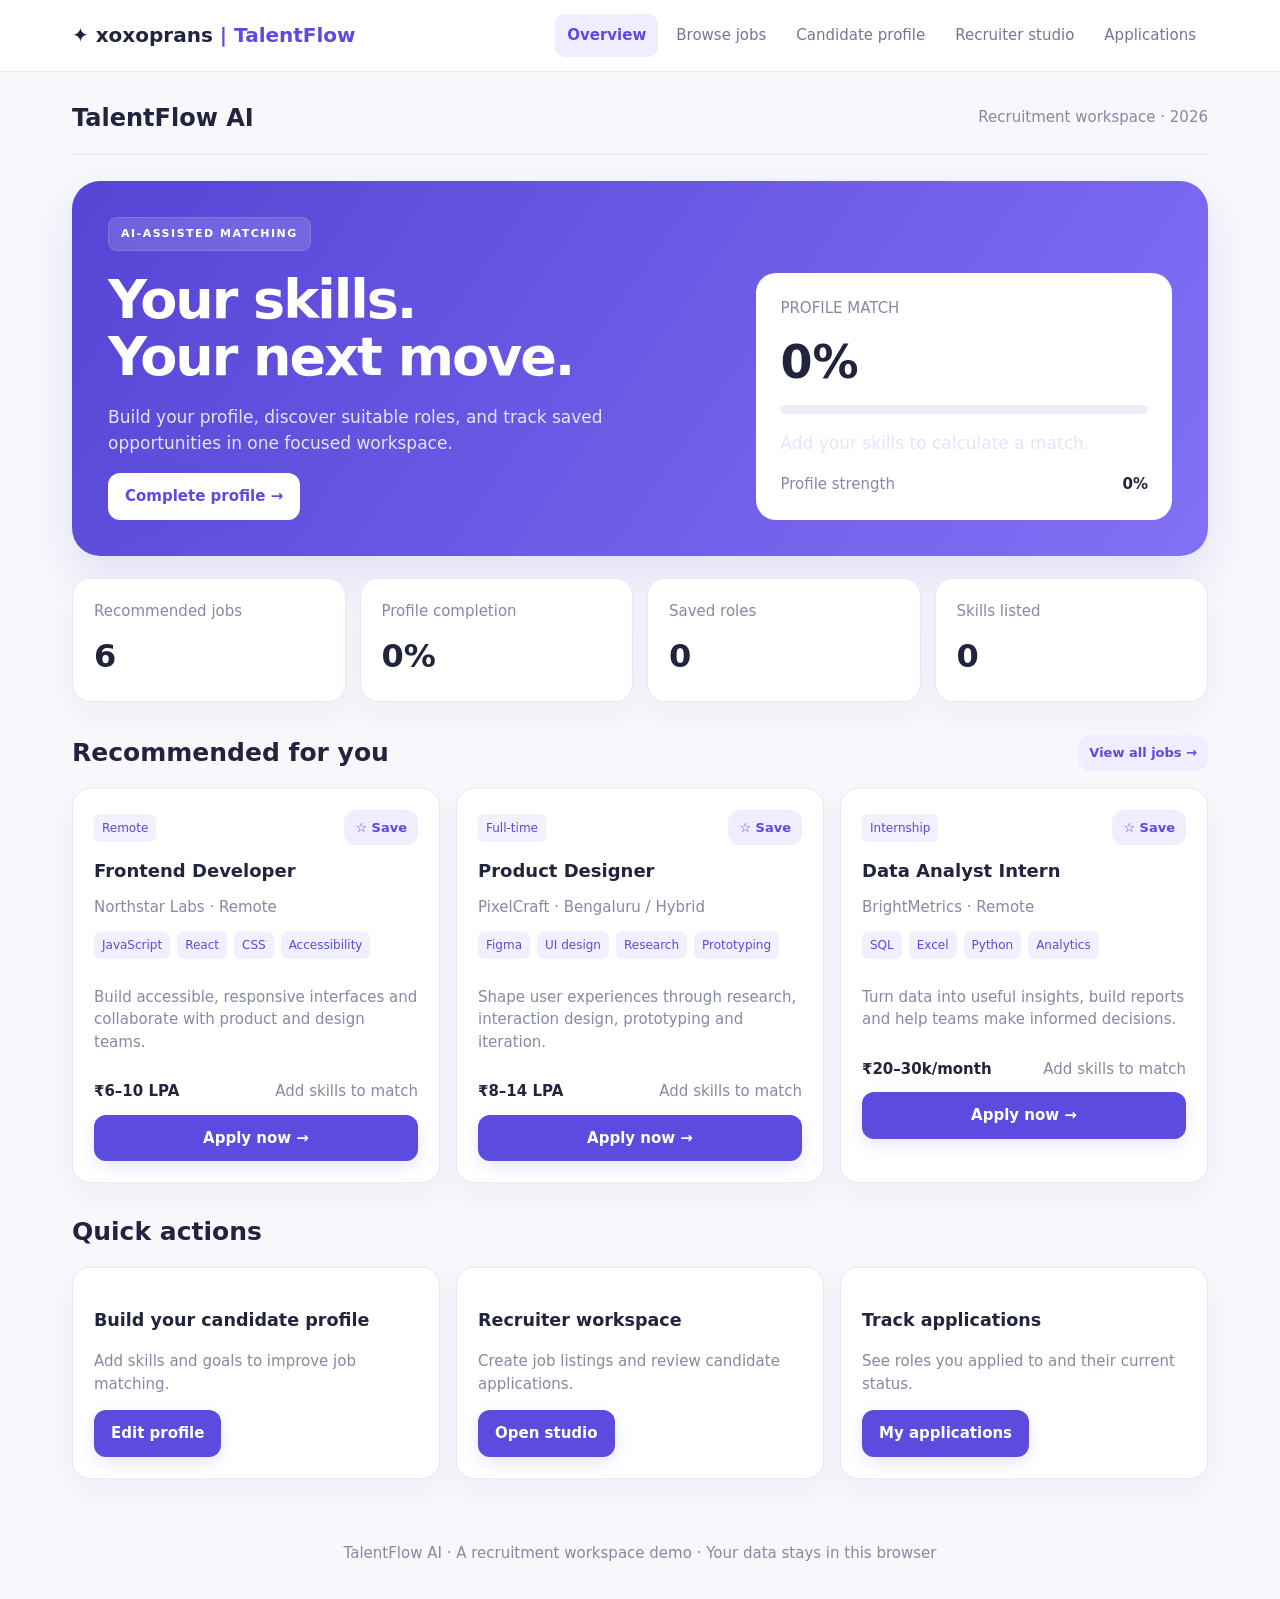
<file: index.html>
<!doctype html>
<html lang="en">
<head>
<meta charset="utf-8"><meta name="viewport" content="width=device-width,initial-scale=1">
<title>TalentFlow AI — Recruitment Workspace</title>
<style>
:root{--ink:#22243d;--muted:#8589a3;--line:#e8e9f2;--bg:#f7f7fc;--purple:#5d4be0;--purple2:#7b68f2;--white:#fff;--green:#168765;--shadow:0 12px 35px #2924540b}
*{box-sizing:border-box}body{margin:0;font:15px/1.5 Inter,ui-sans-serif,system-ui,-apple-system,Segoe UI,Roboto,sans-serif;background:var(--bg);color:var(--ink)}button,input,textarea,select{font:inherit}button{cursor:pointer;border:0}.top{position:sticky;top:0;z-index:5;background:#ffffffed;backdrop-filter:blur(12px);border-bottom:1px solid var(--line)}.nav{max-width:1180px;margin:auto;padding:14px 22px;display:flex;align-items:center;gap:22px;justify-content:space-between}.brand{font-weight:850;font-size:20px;white-space:nowrap}.brand span{color:var(--purple)}.links{display:flex;gap:6px;flex-wrap:wrap}.nav button,.tab{background:transparent;color:#737792;padding:10px 12px;border-radius:10px}.nav button.active,.nav button:hover,.tab.active{background:#efedff;color:var(--purple);font-weight:700}.wrap{max-width:1180px;margin:28px auto;padding:0 22px}.mast{display:flex;align-items:center;justify-content:space-between;border-bottom:1px solid var(--line);padding-bottom:18px;margin-bottom:26px}.mast h2{margin:0;font-size:24px}.muted{color:var(--muted)}.eyebrow{text-transform:uppercase;letter-spacing:2px;font-weight:800;font-size:12px;color:#aaaac1}.hero{background:linear-gradient(125deg,#5645d5,#8270f6);color:white;border-radius:28px;padding:36px;display:grid;grid-template-columns:1.2fr .8fr;gap:25px;box-shadow:0 20px 45px #6354d322}.hero h1{font-size:clamp(34px,5vw,54px);letter-spacing:-2px;line-height:1.06;margin:20px 0}.hero p{font-size:17px;color:#e5e2ff;max-width:570px}.pill{display:inline-block;background:#ffffff25;border:1px solid #ffffff20;border-radius:9px;padding:8px 12px;font-size:11px;letter-spacing:1.5px;font-weight:800}.btn{background:var(--purple);color:white;padding:12px 17px;border-radius:12px;font-weight:750;box-shadow:0 6px 15px #5d4be022}.btn.light{background:white;color:var(--purple)}.btn.ghost{background:#efedff;color:var(--purple);box-shadow:none}.btn.danger{background:#fff0f0;color:#b92c45;box-shadow:none}.btn.small{padding:8px 11px;font-size:13px}.match{background:white;color:var(--ink);border-radius:20px;padding:24px;align-self:end}.match strong{display:block;font-size:46px;margin:8px 0}.bar{height:9px;background:#eeedf7;border-radius:10px;overflow:hidden}.bar span{display:block;height:100%;background:linear-gradient(90deg,var(--purple),#9e8cff);width:0%;transition:width .3s}.stats{display:grid;grid-template-columns:repeat(4,1fr);gap:14px;margin:22px 0 32px}.stat,.card{background:white;border:1px solid var(--line);border-radius:18px;padding:21px;box-shadow:var(--shadow)}.stat .num{font-size:32px;font-weight:850;margin-top:10px}.sectionhead{display:flex;align-items:center;justify-content:space-between;gap:12px;margin:30px 0 16px}.sectionhead h2{margin:0;font-size:25px}.grid{display:grid;grid-template-columns:repeat(3,minmax(0,1fr));gap:16px}.job{display:flex;flex-direction:column;gap:12px}.job h3{margin:0;font-size:18px}.tags{display:flex;flex-wrap:wrap;gap:7px}.tag{font-size:12px;background:#f1f0ff;color:#5c4bd6;border-radius:7px;padding:5px 8px}.row{display:flex;gap:10px;align-items:center;flex-wrap:wrap}.between{justify-content:space-between}.searchbar{display:flex;gap:10px;margin:16px 0}.field{width:100%;border:1px solid #dedfec;background:white;border-radius:11px;padding:12px 13px;color:var(--ink);outline:none}.field:focus{border-color:var(--purple);box-shadow:0 0 0 3px #5d4be018}textarea.field{min-height:95px;resize:vertical}.formgrid{display:grid;grid-template-columns:repeat(2,minmax(0,1fr));gap:14px}.formitem label{display:block;font-size:13px;font-weight:750;margin-bottom:6px}.full{grid-column:1/-1}.hide{display:none!important}.notice{padding:12px 15px;background:#effaf6;color:#137554;border-radius:11px;margin:12px 0}.empty{padding:28px;text-align:center;color:var(--muted);background:white;border:1px dashed #d8d8e8;border-radius:15px}.candidate{display:flex;align-items:center;gap:14px}.avatar{width:46px;height:46px;border-radius:14px;background:#ece9ff;color:var(--purple);display:grid;place-items:center;font-weight:850;font-size:19px}.footer{padding:35px 20px;text-align:center;color:var(--muted)}.mobilemenu{display:none}
@media(max-width:850px){.hero{grid-template-columns:1fr;padding:25px}.stats{grid-template-columns:repeat(2,1fr)}.grid{grid-template-columns:repeat(2,minmax(0,1fr))}.nav{align-items:flex-start;flex-direction:column;gap:8px}.links{width:100%;overflow:auto;flex-wrap:nowrap}.links button{white-space:nowrap}.wrap{padding:0 15px;margin:20px auto}.mast h2{font-size:20px}}
@media(max-width:560px){.grid{grid-template-columns:1fr}.stats{gap:10px}.stat{padding:16px}.stat .num{font-size:27px}.hero h1{font-size:38px}.formgrid{grid-template-columns:1fr}.full{grid-column:auto}.mast{align-items:flex-start;gap:8px;flex-direction:column}.searchbar{flex-direction:column}.nav{padding:12px 15px}}
</style>
</head>
<body>
<header class="top"><nav class="nav"><div class="brand">✦ xoxoprans <span>| TalentFlow</span></div><div class="links" id="navlinks">
<button class="active" data-page="overview">Overview</button><button data-page="jobs">Browse jobs</button><button data-page="profile">Candidate profile</button><button data-page="recruiter">Recruiter studio</button><button data-page="applications">Applications <span id="appcount"></span></button>
</div></nav></header>
<main class="wrap">
<div class="mast"><h2>TalentFlow AI</h2><div class="muted">Recruitment workspace · 2026</div></div>
<section id="overview" class="page">
<div class="hero"><div><span class="pill">AI-ASSISTED MATCHING</span><h1>Your skills.<br> Your next move.</h1><p>Build your profile, discover suitable roles, and track saved opportunities in one focused workspace.</p><button class="btn light" data-go="profile">Complete profile →</button></div><div class="match"><span class="muted">PROFILE MATCH</span><strong id="matchnum">0%</strong><div class="bar"><span id="matchbar"></span></div><p class="muted" id="matchtext">Add your skills to calculate a match.</p><div class="row between"><span class="muted">Profile strength</span><b id="strength">0%</b></div></div></div>
<div class="stats"><div class="stat"><div class="muted">Recommended jobs</div><div class="num" id="jobstat">0</div></div><div class="stat"><div class="muted">Profile completion</div><div class="num" id="completion">0%</div></div><div class="stat"><div class="muted">Saved roles</div><div class="num" id="savedstat">0</div></div><div class="stat"><div class="muted">Skills listed</div><div class="num" id="skillstat">0</div></div></div>
<div class="sectionhead"><h2>Recommended for you</h2><button class="btn ghost small" data-go="jobs">View all jobs →</button></div><div class="grid" id="recommended"></div>
<div class="sectionhead"><h2>Quick actions</h2></div><div class="grid"><div class="card"><h3>Build your candidate profile</h3><p class="muted">Add skills and goals to improve job matching.</p><button class="btn" data-go="profile">Edit profile</button></div><div class="card"><h3>Recruiter workspace</h3><p class="muted">Create job listings and review candidate applications.</p><button class="btn" data-go="recruiter">Open studio</button></div><div class="card"><h3>Track applications</h3><p class="muted">See roles you applied to and their current status.</p><button class="btn" data-go="applications">My applications</button></div></div>
</section>
<section id="jobs" class="page hide"><div class="sectionhead"><div><div class="eyebrow">Explore opportunities</div><h2>Browse jobs</h2></div><span class="muted" id="jobcount"></span></div><div class="searchbar"><input class="field" id="jobsearch" placeholder="Search title, company or skill…"><select class="field" id="jobtype"><option value="">All work types</option><option>Full-time</option><option>Contract</option><option>Internship</option><option>Remote</option></select><select class="field" id="joblevel"><option value="">All levels</option><option>Entry</option><option>Mid-level</option><option>Senior</option></select></div><div class="grid" id="joblist"></div></section>
<section id="profile" class="page hide"><div class="sectionhead"><div><div class="eyebrow">Your next move starts here</div><h2>Candidate profile</h2></div><span class="tag" id="profilebadge">Draft profile</span></div><div id="profilesaved" class="notice hide">Profile saved on this device.</div><div class="card"><form id="profileform" class="formgrid"><div class="formitem"><label for="pname">Full name</label><input class="field" id="pname" placeholder="Your name"></div><div class="formitem"><label for="pemail">Email</label><input class="field" id="pemail" type="email" placeholder="you@example.com"></div><div class="formitem"><label for="ptitle">Professional headline</label><input class="field" id="ptitle" placeholder="e.g. Frontend Developer"></div><div class="formitem"><label for="plocation">Preferred location</label><input class="field" id="plocation" placeholder="Remote, Delhi, etc."></div><div class="formitem full"><label for="pskills">Skills (comma-separated)</label><input class="field" id="pskills" placeholder="JavaScript, React, UI design"></div><div class="formitem"><label for="pexperience">Experience level</label><select class="field" id="pexperience"><option value="">Choose level</option><option>Entry</option><option>Mid-level</option><option>Senior</option></select></div><div class="formitem"><label for="pgoal">Target role</label><input class="field" id="pgoal" placeholder="e.g. Product Designer"></div><div class="formitem full"><label for="pbio">About you</label><textarea class="field" id="pbio" placeholder="Summarize your experience and what you want to do next."></textarea></div><div class="full row"><button class="btn" type="submit">Save profile</button><button class="btn ghost" type="button" id="clearprofile">Clear fields</button></div></form></div><div class="card" style="margin-top:16px"><h3>Matching insights</h3><p class="muted">Matching is calculated locally from the skills and job descriptions in this demo. It is not an external AI model.</p><div id="insights" class="tags"></div></div></section>
<section id="recruiter" class="page hide"><div class="sectionhead"><div><div class="eyebrow">Hiring workspace</div><h2>Recruiter studio</h2></div><span class="tag">Local demo mode</span></div><div class="grid" style="grid-template-columns:repeat(auto-fit,minmax(280px,1fr))"><div class="card"><h3>Create a job listing</h3><form id="jobform" class="formgrid"><div class="formitem full"><label for="jtitle">Job title</label><input class="field" id="jtitle" required placeholder="e.g. UX Designer"></div><div class="formitem"><label for="jcompany">Company</label><input class="field" id="jcompany" required placeholder="Company name"></div><div class="formitem"><label for="jlocation">Location</label><input class="field" id="jlocation" placeholder="Remote / city"></div><div class="formitem"><label for="jtype">Work type</label><select class="field" id="jtype"><option>Full-time</option><option>Contract</option><option>Internship</option><option>Remote</option></select></div><div class="formitem"><label for="jlevel">Level</label><select class="field" id="jlevel"><option>Entry</option><option>Mid-level</option><option>Senior</option></select></div><div class="formitem full"><label for="jskills">Required skills</label><input class="field" id="jskills" placeholder="React, CSS, communication"></div><div class="formitem full"><label for="jdesc">Description</label><textarea class="field" id="jdesc" placeholder="Responsibilities and requirements"></textarea></div><div class="full"><button class="btn" type="submit">Publish job</button></div></form></div><div class="card"><h3>Recruiter overview</h3><div class="stats" style="grid-template-columns:repeat(2,1fr)"><div><div class="muted">Listings</div><div class="num" id="recruitjobs">0</div></div><div><div class="muted">Applications</div><div class="num" id="recruitapps">0</div></div></div><p class="muted">Listings and applications are stored in this browser only. Connect a secure backend before using real candidate data.</p><button class="btn ghost" data-go="applications">Review applications →</button></div></div><div class="sectionhead"><h2>Your listings</h2></div><div id="myjobs" class="grid"></div></section>
<section id="applications" class="page hide"><div class="sectionhead"><div><div class="eyebrow">Your activity</div><h2>Applications</h2></div><span class="muted" id="applicationcount"></span></div><div id="applicationlist"></div></section>
</main><footer class="footer">TalentFlow AI · A recruitment workspace demo · Your data stays in this browser</footer>
<script>
const seedJobs=[
{id:"seed1",title:"Frontend Developer",company:"Northstar Labs",location:"Remote",type:"Remote",level:"Entry",skills:["JavaScript","React","CSS","Accessibility"],desc:"Build accessible, responsive interfaces and collaborate with product and design teams.",salary:"₹6–10 LPA"},
{id:"seed2",title:"Product Designer",company:"PixelCraft",location:"Bengaluru / Hybrid",type:"Full-time",level:"Mid-level",skills:["Figma","UI design","Research","Prototyping"],desc:"Shape user experiences through research, interaction design, prototyping and iteration.",salary:"₹8–14 LPA"},
{id:"seed3",title:"Data Analyst Intern",company:"BrightMetrics",location:"Remote",type:"Internship",level:"Entry",skills:["SQL","Excel","Python","Analytics"],desc:"Turn data into useful insights, build reports and help teams make informed decisions.",salary:"₹20–30k/month"},
{id:"seed4",title:"AI Product Engineer",company:"Orbit Systems",location:"Delhi / Hybrid",type:"Full-time",level:"Mid-level",skills:["Python","APIs","LLMs","JavaScript"],desc:"Develop reliable AI-powered product features and integrate model APIs into web applications.",salary:"₹12–20 LPA"},
{id:"seed5",title:"Talent Acquisition Associate",company:"PeopleFirst",location:"Noida",type:"Full-time",level:"Entry",skills:["Recruitment","Communication","Sourcing","Organization"],desc:"Coordinate hiring pipelines, source candidates and create a thoughtful candidate experience.",salary:"₹4–7 LPA"},
{id:"seed6",title:"UX Researcher",company:"Human Loop",location:"Remote",type:"Contract",level:"Senior",skills:["Research","Interviews","Usability","Synthesis"],desc:"Plan user studies, identify needs and translate findings into product recommendations.",salary:"₹1,500–2,500/day"}];
const get=(k,f)=>{try{return JSON.parse(localStorage.getItem("tf_"+k))??f}catch{return f}};
const put=(k,v)=>localStorage.setItem("tf_"+k,JSON.stringify(v));
let jobs=get("jobs",seedJobs), saved=get("saved",[]), apps=get("apps",[]), profile=get("profile",{}); 
const $=id=>document.getElementById(id); const esc=s=>String(s??"").replace(/[&<>"']/g,c=>({"&":"&amp;","<":"&lt;",">":"&gt;",'"':"&quot;","'":"&#39;"}[c]));
function skills(){return String(profile.skills||"").split(",").map(x=>x.trim().toLowerCase()).filter(Boolean)}
function score(job){let sk=skills();if(!sk.length)return 0;let terms=[...job.skills,job.title,job.desc].join(" ").toLowerCase();return Math.round(sk.filter(s=>terms.includes(s)).length/sk.length*100)}
function completion(){let fields=["name","email","headline","location","skills","experience","goal","bio"];return Math.round(fields.filter(k=>String(profile[k]||"").trim()).length/fields.length*100)}
function card(j){let isSaved=saved.includes(j.id),s=score(j);return `<article class="card job"><div class="row between"><span class="tag">${esc(j.type)}</span><button class="btn ghost small" data-save="${esc(j.id)}">${isSaved?"★ Saved":"☆ Save"}</button></div><h3>${esc(j.title)}</h3><div class="muted">${esc(j.company)} · ${esc(j.location||"Location flexible")}</div><div class="tags">${(j.skills||[]).slice(0,4).map(x=>`<span class="tag">${esc(x)}</span>`).join("")}</div><p class="muted">${esc(j.desc||"Opportunity to grow and make an impact.")}</p><div class="row between"><b>${esc(j.salary||"Salary not listed")}</b><span class="muted">${s? s+"% skill match":"Add skills to match"}</span></div><button class="btn" data-apply="${esc(j.id)}" ${apps.some(a=>a.jobId===j.id)?"disabled":""}>${apps.some(a=>a.jobId===j.id)?"Applied ✓":"Apply now →"}</button></article>`}
function renderJobs(){let q=($("jobsearch")?.value||"").toLowerCase(),t=$("jobtype")?.value||"",l=$("joblevel")?.value||"";let list=jobs.filter(j=>(`${j.title} ${j.company} ${j.skills.join(" ")} ${j.desc||""}`).toLowerCase().includes(q)&&(!t||j.type===t)&&(!l||j.level===l));$("jobcount").textContent=`${list.length} opportunities`; $("joblist").innerHTML=list.length?list.map(card).join(""):'<div class="empty full">No jobs match these filters. Try a broader search.</div>';bindActions($("joblist"))}
function renderOverview(){let sorted=[...jobs].sort((a,b)=>score(b)-score(a));$("recommended").innerHTML=sorted.slice(0,3).map(card).join("");bindActions($("recommended"));$("jobstat").textContent=jobs.length;$("savedstat").textContent=saved.length;$("skillstat").textContent=skills().length;$("completion").textContent=completion()+"%";let m=sorted.length?Math.round(sorted.reduce((a,j)=>a+score(j),0)/sorted.length):0;$("matchnum").textContent=m+"%";$("matchbar").style.width=m+"%";$("strength").textContent=completion()+"%";$("matchtext").textContent=skills().length?`${m}% average skill overlap across current listings.`:"Add your skills to calculate a match.";renderInsights();renderRecruiter()}
function renderInsights(){let hits=jobs.flatMap(j=>j.skills).filter(s=>skills().includes(s.toLowerCase()));$("insights").innerHTML=skills().length?(hits.length?`<span class="tag">Matching skills: ${esc([...new Set(hits)].join(", "))}</span>`:'<span class="tag">No exact skill matches yet — review job requirements.</span>'):'<span class="muted">Add skills to see matching insights.</span>'}
function renderRecruiter(){let mine=jobs.filter(j=>!String(j.id).startsWith("seed"));$("recruitjobs").textContent=mine.length;$("recruitapps").textContent=apps.length;$("myjobs").innerHTML=mine.length?mine.map(j=>`<div class="card"><h3>${esc(j.title)}</h3><p class="muted">${esc(j.company)} · ${esc(j.type)}</p><div class="tags">${(j.skills||[]).map(s=>`<span class="tag">${esc(s)}</span>`).join("")}</div><button class="btn danger small" data-delete="${esc(j.id)}" style="margin-top:12px">Delete listing</button></div>`).join(""):'<div class="empty">You have not published any listings yet.</div>';bindActions($("myjobs"))}
function renderApps(){ $("appcount").textContent=apps.length?`(${apps.length})`:"";$("applicationcount").textContent=`${apps.length} application${apps.length===1?"":"s"}`;$("applicationlist").innerHTML=apps.length?apps.map(a=>{let j=jobs.find(x=>x.id===a.jobId)||{title:a.title,company:a.company};return `<div class="card row between" style="margin-bottom:12px"><div><h3>${esc(j.title)}</h3><div class="muted">${esc(j.company)} · Applied ${esc(a.date)}</div><span class="tag">${esc(a.status)}</span></div><button class="btn ghost small" data-withdraw="${esc(a.jobId)}">Withdraw</button></div>`}).join(""):'<div class="empty">No applications yet. Browse jobs and apply to a role to track it here.</div>';bindActions($("applicationlist"))}
function bindActions(root){if(!root)return;root.querySelectorAll("[data-go]").forEach(b=>b.onclick=()=>show(b.dataset.go));root.querySelectorAll("[data-save]").forEach(b=>b.onclick=()=>{let id=b.dataset.save;saved=saved.includes(id)?saved.filter(x=>x!==id):[...saved,id];put("saved",saved);renderAll()});root.querySelectorAll("[data-apply]").forEach(b=>b.onclick=()=>{let j=jobs.find(x=>x.id===b.dataset.apply);if(!j)return;if(!profile.name||!profile.email){show("profile");alert("Please add your name and email to your profile before applying.");return}apps.push({jobId:j.id,title:j.title,company:j.company,date:new Date().toLocaleDateString(),status:"Submitted"});put("apps",apps);renderAll();alert("Application saved in this browser demo.")});root.querySelectorAll("[data-delete]").forEach(b=>b.onclick=()=>{if(confirm("Delete this job listing?")){jobs=jobs.filter(j=>j.id!==b.dataset.delete);put("jobs",jobs);renderAll()}});root.querySelectorAll("[data-withdraw]").forEach(b=>b.onclick=()=>{apps=apps.filter(a=>a.jobId!==b.dataset.withdraw);put("apps",apps);renderAll()})}
function show(page){document.querySelectorAll(".page").forEach(p=>p.classList.toggle("hide",p.id!==page));document.querySelectorAll("#navlinks button").forEach(b=>b.classList.toggle("active",b.dataset.page===page));if(page==="jobs")renderJobs();if(page==="applications")renderApps();window.scrollTo({top:0,behavior:"smooth"})}
document.querySelectorAll("#navlinks button").forEach(b=>b.onclick=()=>show(b.dataset.page));document.querySelectorAll("[data-go]").forEach(b=>b.onclick=()=>show(b.dataset.go));
function loadProfile(){let map={pname:"name",pemail:"email",ptitle:"headline",plocation:"location",pskills:"skills",pexperience:"experience",pgoal:"goal",pbio:"bio"};Object.entries(map).forEach(([id,k])=>$(id).value=profile[k]||"")}
$("profileform").onsubmit=e=>{e.preventDefault();profile={name:$("pname").value.trim(),email:$("pemail").value.trim(),headline:$("ptitle").value.trim(),location:$("plocation").value.trim(),skills:$("pskills").value.trim(),experience:$("pexperience").value,goal:$("pgoal").value.trim(),bio:$("pbio").value.trim()};put("profile",profile);$("profilesaved").classList.remove("hide");$("profilebadge").textContent=profile.name||"Draft profile";renderAll();setTimeout(()=>$("profilesaved").classList.add("hide"),3000)};
$("clearprofile").onclick=()=>{if(confirm("Clear profile fields?")){profile={};put("profile",profile);loadProfile();renderAll()}};
$("jobform").onsubmit=e=>{e.preventDefault();let j={id:"custom_"+Date.now(),title:$("jtitle").value.trim(),company:$("jcompany").value.trim(),location:$("jlocation").value.trim()||"Flexible",type:$("jtype").value,level:$("jlevel").value,skills:$("jskills").value.split(",").map(x=>x.trim()).filter(Boolean),desc:$("jdesc").value.trim(),salary:"Contact for salary"};jobs.unshift(j);put("jobs",jobs);e.target.reset();renderAll();alert("Job listing published in this browser demo.");};
$("jobsearch").addEventListener("input",renderJobs);$("jobtype").addEventListener("change",renderJobs);$("joblevel").addEventListener("change",renderJobs);
function renderAll(){renderOverview();renderJobs();renderApps()}
loadProfile();renderAll();
</script></body></html>
</file>
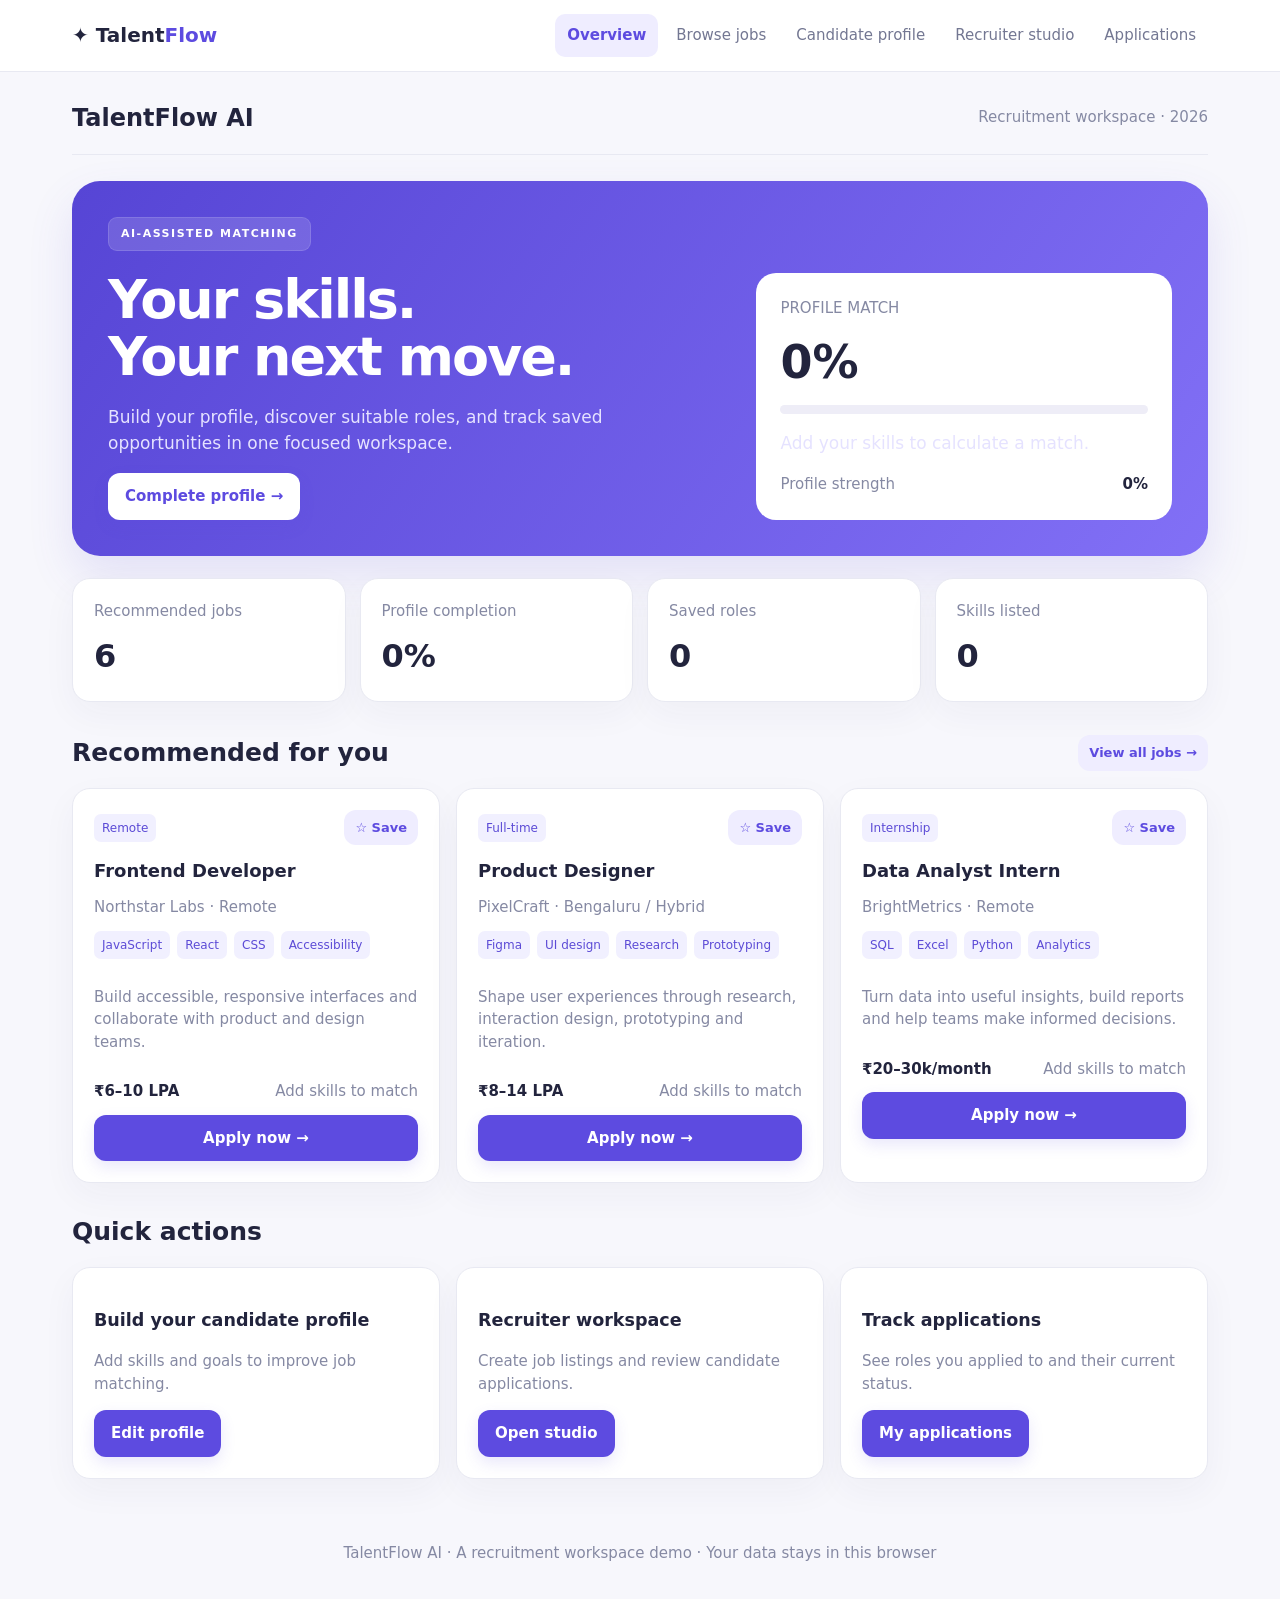
<file: index-1.html>
<!doctype html>
<html lang="en">
<head>
<meta charset="utf-8"><meta name="viewport" content="width=device-width,initial-scale=1">
<title>TalentFlow AI — Recruitment Workspace</title>
<style>
:root{--ink:#22243d;--muted:#8589a3;--line:#e8e9f2;--bg:#f7f7fc;--purple:#5d4be0;--purple2:#7b68f2;--white:#fff;--green:#168765;--shadow:0 12px 35px #2924540b}
*{box-sizing:border-box}body{margin:0;font:15px/1.5 Inter,ui-sans-serif,system-ui,-apple-system,Segoe UI,Roboto,sans-serif;background:var(--bg);color:var(--ink)}button,input,textarea,select{font:inherit}button{cursor:pointer;border:0}.top{position:sticky;top:0;z-index:5;background:#ffffffed;backdrop-filter:blur(12px);border-bottom:1px solid var(--line)}.nav{max-width:1180px;margin:auto;padding:14px 22px;display:flex;align-items:center;gap:22px;justify-content:space-between}.brand{font-weight:850;font-size:20px;white-space:nowrap}.brand span{color:var(--purple)}.links{display:flex;gap:6px;flex-wrap:wrap}.nav button,.tab{background:transparent;color:#737792;padding:10px 12px;border-radius:10px}.nav button.active,.nav button:hover,.tab.active{background:#efedff;color:var(--purple);font-weight:700}.wrap{max-width:1180px;margin:28px auto;padding:0 22px}.mast{display:flex;align-items:center;justify-content:space-between;border-bottom:1px solid var(--line);padding-bottom:18px;margin-bottom:26px}.mast h2{margin:0;font-size:24px}.muted{color:var(--muted)}.eyebrow{text-transform:uppercase;letter-spacing:2px;font-weight:800;font-size:12px;color:#aaaac1}.hero{background:linear-gradient(125deg,#5645d5,#8270f6);color:white;border-radius:28px;padding:36px;display:grid;grid-template-columns:1.2fr .8fr;gap:25px;box-shadow:0 20px 45px #6354d322}.hero h1{font-size:clamp(34px,5vw,54px);letter-spacing:-2px;line-height:1.06;margin:20px 0}.hero p{font-size:17px;color:#e5e2ff;max-width:570px}.pill{display:inline-block;background:#ffffff25;border:1px solid #ffffff20;border-radius:9px;padding:8px 12px;font-size:11px;letter-spacing:1.5px;font-weight:800}.btn{background:var(--purple);color:white;padding:12px 17px;border-radius:12px;font-weight:750;box-shadow:0 6px 15px #5d4be022}.btn.light{background:white;color:var(--purple)}.btn.ghost{background:#efedff;color:var(--purple);box-shadow:none}.btn.danger{background:#fff0f0;color:#b92c45;box-shadow:none}.btn.small{padding:8px 11px;font-size:13px}.match{background:white;color:var(--ink);border-radius:20px;padding:24px;align-self:end}.match strong{display:block;font-size:46px;margin:8px 0}.bar{height:9px;background:#eeedf7;border-radius:10px;overflow:hidden}.bar span{display:block;height:100%;background:linear-gradient(90deg,var(--purple),#9e8cff);width:0%;transition:width .3s}.stats{display:grid;grid-template-columns:repeat(4,1fr);gap:14px;margin:22px 0 32px}.stat,.card{background:white;border:1px solid var(--line);border-radius:18px;padding:21px;box-shadow:var(--shadow)}.stat .num{font-size:32px;font-weight:850;margin-top:10px}.sectionhead{display:flex;align-items:center;justify-content:space-between;gap:12px;margin:30px 0 16px}.sectionhead h2{margin:0;font-size:25px}.grid{display:grid;grid-template-columns:repeat(3,minmax(0,1fr));gap:16px}.job{display:flex;flex-direction:column;gap:12px}.job h3{margin:0;font-size:18px}.tags{display:flex;flex-wrap:wrap;gap:7px}.tag{font-size:12px;background:#f1f0ff;color:#5c4bd6;border-radius:7px;padding:5px 8px}.row{display:flex;gap:10px;align-items:center;flex-wrap:wrap}.between{justify-content:space-between}.searchbar{display:flex;gap:10px;margin:16px 0}.field{width:100%;border:1px solid #dedfec;background:white;border-radius:11px;padding:12px 13px;color:var(--ink);outline:none}.field:focus{border-color:var(--purple);box-shadow:0 0 0 3px #5d4be018}textarea.field{min-height:95px;resize:vertical}.formgrid{display:grid;grid-template-columns:repeat(2,minmax(0,1fr));gap:14px}.formitem label{display:block;font-size:13px;font-weight:750;margin-bottom:6px}.full{grid-column:1/-1}.hide{display:none!important}.notice{padding:12px 15px;background:#effaf6;color:#137554;border-radius:11px;margin:12px 0}.empty{padding:28px;text-align:center;color:var(--muted);background:white;border:1px dashed #d8d8e8;border-radius:15px}.candidate{display:flex;align-items:center;gap:14px}.avatar{width:46px;height:46px;border-radius:14px;background:#ece9ff;color:var(--purple);display:grid;place-items:center;font-weight:850;font-size:19px}.footer{padding:35px 20px;text-align:center;color:var(--muted)}.mobilemenu{display:none}
@media(max-width:850px){.hero{grid-template-columns:1fr;padding:25px}.stats{grid-template-columns:repeat(2,1fr)}.grid{grid-template-columns:repeat(2,minmax(0,1fr))}.nav{align-items:flex-start;flex-direction:column;gap:8px}.links{width:100%;overflow:auto;flex-wrap:nowrap}.links button{white-space:nowrap}.wrap{padding:0 15px;margin:20px auto}.mast h2{font-size:20px}}
@media(max-width:560px){.grid{grid-template-columns:1fr}.stats{gap:10px}.stat{padding:16px}.stat .num{font-size:27px}.hero h1{font-size:38px}.formgrid{grid-template-columns:1fr}.full{grid-column:auto}.mast{align-items:flex-start;gap:8px;flex-direction:column}.searchbar{flex-direction:column}.nav{padding:12px 15px}}
</style>
</head>
<body>
<header class="top"><nav class="nav"><div class="brand">✦ Talent<span>Flow</span></div><div class="links" id="navlinks">
<button class="active" data-page="overview">Overview</button><button data-page="jobs">Browse jobs</button><button data-page="profile">Candidate profile</button><button data-page="recruiter">Recruiter studio</button><button data-page="applications">Applications <span id="appcount"></span></button>
</div></nav></header>
<main class="wrap">
<div class="mast"><h2>TalentFlow AI</h2><div class="muted">Recruitment workspace · 2026</div></div>
<section id="overview" class="page">
<div class="hero"><div><span class="pill">AI-ASSISTED MATCHING</span><h1>Your skills.<br> Your next move.</h1><p>Build your profile, discover suitable roles, and track saved opportunities in one focused workspace.</p><button class="btn light" data-go="profile">Complete profile →</button></div><div class="match"><span class="muted">PROFILE MATCH</span><strong id="matchnum">0%</strong><div class="bar"><span id="matchbar"></span></div><p class="muted" id="matchtext">Add your skills to calculate a match.</p><div class="row between"><span class="muted">Profile strength</span><b id="strength">0%</b></div></div></div>
<div class="stats"><div class="stat"><div class="muted">Recommended jobs</div><div class="num" id="jobstat">0</div></div><div class="stat"><div class="muted">Profile completion</div><div class="num" id="completion">0%</div></div><div class="stat"><div class="muted">Saved roles</div><div class="num" id="savedstat">0</div></div><div class="stat"><div class="muted">Skills listed</div><div class="num" id="skillstat">0</div></div></div>
<div class="sectionhead"><h2>Recommended for you</h2><button class="btn ghost small" data-go="jobs">View all jobs →</button></div><div class="grid" id="recommended"></div>
<div class="sectionhead"><h2>Quick actions</h2></div><div class="grid"><div class="card"><h3>Build your candidate profile</h3><p class="muted">Add skills and goals to improve job matching.</p><button class="btn" data-go="profile">Edit profile</button></div><div class="card"><h3>Recruiter workspace</h3><p class="muted">Create job listings and review candidate applications.</p><button class="btn" data-go="recruiter">Open studio</button></div><div class="card"><h3>Track applications</h3><p class="muted">See roles you applied to and their current status.</p><button class="btn" data-go="applications">My applications</button></div></div>
</section>
<section id="jobs" class="page hide"><div class="sectionhead"><div><div class="eyebrow">Explore opportunities</div><h2>Browse jobs</h2></div><span class="muted" id="jobcount"></span></div><div class="searchbar"><input class="field" id="jobsearch" placeholder="Search title, company or skill…"><select class="field" id="jobtype"><option value="">All work types</option><option>Full-time</option><option>Contract</option><option>Internship</option><option>Remote</option></select><select class="field" id="joblevel"><option value="">All levels</option><option>Entry</option><option>Mid-level</option><option>Senior</option></select></div><div class="grid" id="joblist"></div></section>
<section id="profile" class="page hide"><div class="sectionhead"><div><div class="eyebrow">Your next move starts here</div><h2>Candidate profile</h2></div><span class="tag" id="profilebadge">Draft profile</span></div><div id="profilesaved" class="notice hide">Profile saved on this device.</div><div class="card"><form id="profileform" class="formgrid"><div class="formitem"><label for="pname">Full name</label><input class="field" id="pname" placeholder="Your name"></div><div class="formitem"><label for="pemail">Email</label><input class="field" id="pemail" type="email" placeholder="you@example.com"></div><div class="formitem"><label for="ptitle">Professional headline</label><input class="field" id="ptitle" placeholder="e.g. Frontend Developer"></div><div class="formitem"><label for="plocation">Preferred location</label><input class="field" id="plocation" placeholder="Remote, Delhi, etc."></div><div class="formitem full"><label for="pskills">Skills (comma-separated)</label><input class="field" id="pskills" placeholder="JavaScript, React, UI design"></div><div class="formitem"><label for="pexperience">Experience level</label><select class="field" id="pexperience"><option value="">Choose level</option><option>Entry</option><option>Mid-level</option><option>Senior</option></select></div><div class="formitem"><label for="pgoal">Target role</label><input class="field" id="pgoal" placeholder="e.g. Product Designer"></div><div class="formitem full"><label for="pbio">About you</label><textarea class="field" id="pbio" placeholder="Summarize your experience and what you want to do next."></textarea></div><div class="full row"><button class="btn" type="submit">Save profile</button><button class="btn ghost" type="button" id="clearprofile">Clear fields</button></div></form></div><div class="card" style="margin-top:16px"><h3>Matching insights</h3><p class="muted">Matching is calculated locally from the skills and job descriptions in this demo. It is not an external AI model.</p><div id="insights" class="tags"></div></div></section>
<section id="recruiter" class="page hide"><div class="sectionhead"><div><div class="eyebrow">Hiring workspace</div><h2>Recruiter studio</h2></div><span class="tag">Local demo mode</span></div><div class="grid" style="grid-template-columns:repeat(auto-fit,minmax(280px,1fr))"><div class="card"><h3>Create a job listing</h3><form id="jobform" class="formgrid"><div class="formitem full"><label for="jtitle">Job title</label><input class="field" id="jtitle" required placeholder="e.g. UX Designer"></div><div class="formitem"><label for="jcompany">Company</label><input class="field" id="jcompany" required placeholder="Company name"></div><div class="formitem"><label for="jlocation">Location</label><input class="field" id="jlocation" placeholder="Remote / city"></div><div class="formitem"><label for="jtype">Work type</label><select class="field" id="jtype"><option>Full-time</option><option>Contract</option><option>Internship</option><option>Remote</option></select></div><div class="formitem"><label for="jlevel">Level</label><select class="field" id="jlevel"><option>Entry</option><option>Mid-level</option><option>Senior</option></select></div><div class="formitem full"><label for="jskills">Required skills</label><input class="field" id="jskills" placeholder="React, CSS, communication"></div><div class="formitem full"><label for="jdesc">Description</label><textarea class="field" id="jdesc" placeholder="Responsibilities and requirements"></textarea></div><div class="full"><button class="btn" type="submit">Publish job</button></div></form></div><div class="card"><h3>Recruiter overview</h3><div class="stats" style="grid-template-columns:repeat(2,1fr)"><div><div class="muted">Listings</div><div class="num" id="recruitjobs">0</div></div><div><div class="muted">Applications</div><div class="num" id="recruitapps">0</div></div></div><p class="muted">Listings and applications are stored in this browser only. Connect a secure backend before using real candidate data.</p><button class="btn ghost" data-go="applications">Review applications →</button></div></div><div class="sectionhead"><h2>Your listings</h2></div><div id="myjobs" class="grid"></div></section>
<section id="applications" class="page hide"><div class="sectionhead"><div><div class="eyebrow">Your activity</div><h2>Applications</h2></div><span class="muted" id="applicationcount"></span></div><div id="applicationlist"></div></section>
</main><footer class="footer">TalentFlow AI · A recruitment workspace demo · Your data stays in this browser</footer>
<script>
const seedJobs=[
{id:"seed1",title:"Frontend Developer",company:"Northstar Labs",location:"Remote",type:"Remote",level:"Entry",skills:["JavaScript","React","CSS","Accessibility"],desc:"Build accessible, responsive interfaces and collaborate with product and design teams.",salary:"₹6–10 LPA"},
{id:"seed2",title:"Product Designer",company:"PixelCraft",location:"Bengaluru / Hybrid",type:"Full-time",level:"Mid-level",skills:["Figma","UI design","Research","Prototyping"],desc:"Shape user experiences through research, interaction design, prototyping and iteration.",salary:"₹8–14 LPA"},
{id:"seed3",title:"Data Analyst Intern",company:"BrightMetrics",location:"Remote",type:"Internship",level:"Entry",skills:["SQL","Excel","Python","Analytics"],desc:"Turn data into useful insights, build reports and help teams make informed decisions.",salary:"₹20–30k/month"},
{id:"seed4",title:"AI Product Engineer",company:"Orbit Systems",location:"Delhi / Hybrid",type:"Full-time",level:"Mid-level",skills:["Python","APIs","LLMs","JavaScript"],desc:"Develop reliable AI-powered product features and integrate model APIs into web applications.",salary:"₹12–20 LPA"},
{id:"seed5",title:"Talent Acquisition Associate",company:"PeopleFirst",location:"Noida",type:"Full-time",level:"Entry",skills:["Recruitment","Communication","Sourcing","Organization"],desc:"Coordinate hiring pipelines, source candidates and create a thoughtful candidate experience.",salary:"₹4–7 LPA"},
{id:"seed6",title:"UX Researcher",company:"Human Loop",location:"Remote",type:"Contract",level:"Senior",skills:["Research","Interviews","Usability","Synthesis"],desc:"Plan user studies, identify needs and translate findings into product recommendations.",salary:"₹1,500–2,500/day"}];
const get=(k,f)=>{try{return JSON.parse(localStorage.getItem("tf_"+k))??f}catch{return f}};
const put=(k,v)=>localStorage.setItem("tf_"+k,JSON.stringify(v));
let jobs=get("jobs",seedJobs), saved=get("saved",[]), apps=get("apps",[]), profile=get("profile",{});
const $=id=>document.getElementById(id); const esc=s=>String(s??"").replace(/[&<>"']/g,c=>({"&":"&amp;","<":"&lt;",">":"&gt;",'"':"&quot;","'":"&#39;"}[c]));
function skills(){return String(profile.skills||"").split(",").map(x=>x.trim().toLowerCase()).filter(Boolean)}
function score(job){let sk=skills();if(!sk.length)return 0;let terms=[...job.skills,job.title,job.desc].join(" ").toLowerCase();return Math.round(sk.filter(s=>terms.includes(s)).length/sk.length*100)}
function completion(){let fields=["name","email","headline","location","skills","experience","goal","bio"];return Math.round(fields.filter(k=>String(profile[k]||"").trim()).length/fields.length*100)}
function card(j){let isSaved=saved.includes(j.id),s=score(j);return `<article class="card job"><div class="row between"><span class="tag">${esc(j.type)}</span><button class="btn ghost small" data-save="${esc(j.id)}">${isSaved?"★ Saved":"☆ Save"}</button></div><h3>${esc(j.title)}</h3><div class="muted">${esc(j.company)} · ${esc(j.location||"Location flexible")}</div><div class="tags">${(j.skills||[]).slice(0,4).map(x=>`<span class="tag">${esc(x)}</span>`).join("")}</div><p class="muted">${esc(j.desc||"Opportunity to grow and make an impact.")}</p><div class="row between"><b>${esc(j.salary||"Salary not listed")}</b><span class="muted">${s? s+"% skill match":"Add skills to match"}</span></div><button class="btn" data-apply="${esc(j.id)}" ${apps.some(a=>a.jobId===j.id)?"disabled":""}>${apps.some(a=>a.jobId===j.id)?"Applied ✓":"Apply now →"}</button></article>`}
function renderJobs(){let q=($("jobsearch")?.value||"").toLowerCase(),t=$("jobtype")?.value||"",l=$("joblevel")?.value||"";let list=jobs.filter(j=>(`${j.title} ${j.company} ${j.skills.join(" ")} ${j.desc||""}`).toLowerCase().includes(q)&&(!t||j.type===t)&&(!l||j.level===l));$("jobcount").textContent=`${list.length} opportunities`; $("joblist").innerHTML=list.length?list.map(card).join(""):'<div class="empty full">No jobs match these filters. Try a broader search.</div>';bindActions($("joblist"))}
function renderOverview(){let sorted=[...jobs].sort((a,b)=>score(b)-score(a));$("recommended").innerHTML=sorted.slice(0,3).map(card).join("");bindActions($("recommended"));$("jobstat").textContent=jobs.length;$("savedstat").textContent=saved.length;$("skillstat").textContent=skills().length;$("completion").textContent=completion()+"%";let m=sorted.length?Math.round(sorted.reduce((a,j)=>a+score(j),0)/sorted.length):0;$("matchnum").textContent=m+"%";$("matchbar").style.width=m+"%";$("strength").textContent=completion()+"%";$("matchtext").textContent=skills().length?`${m}% average skill overlap across current listings.`:"Add your skills to calculate a match.";renderInsights();renderRecruiter()}
function renderInsights(){let hits=jobs.flatMap(j=>j.skills).filter(s=>skills().includes(s.toLowerCase()));$("insights").innerHTML=skills().length?(hits.length?`<span class="tag">Matching skills: ${esc([...new Set(hits)].join(", "))}</span>`:'<span class="tag">No exact skill matches yet — review job requirements.</span>'):'<span class="muted">Add skills to see matching insights.</span>'}
function renderRecruiter(){let mine=jobs.filter(j=>!String(j.id).startsWith("seed"));$("recruitjobs").textContent=mine.length;$("recruitapps").textContent=apps.length;$("myjobs").innerHTML=mine.length?mine.map(j=>`<div class="card"><h3>${esc(j.title)}</h3><p class="muted">${esc(j.company)} · ${esc(j.type)}</p><div class="tags">${(j.skills||[]).map(s=>`<span class="tag">${esc(s)}</span>`).join("")}</div><button class="btn danger small" data-delete="${esc(j.id)}" style="margin-top:12px">Delete listing</button></div>`).join(""):'<div class="empty">You have not published any listings yet.</div>';bindActions($("myjobs"))}
function renderApps(){ $("appcount").textContent=apps.length?`(${apps.length})`:"";$("applicationcount").textContent=`${apps.length} application${apps.length===1?"":"s"}`;$("applicationlist").innerHTML=apps.length?apps.map(a=>{let j=jobs.find(x=>x.id===a.jobId)||{title:a.title,company:a.company};return `<div class="card row between" style="margin-bottom:12px"><div><h3>${esc(j.title)}</h3><div class="muted">${esc(j.company)} · Applied ${esc(a.date)}</div><span class="tag">${esc(a.status)}</span></div><button class="btn ghost small" data-withdraw="${esc(a.jobId)}">Withdraw</button></div>`}).join(""):'<div class="empty">No applications yet. Browse jobs and apply to a role to track it here.</div>';bindActions($("applicationlist"))}
function bindActions(root){if(!root)return;root.querySelectorAll("[data-go]").forEach(b=>b.onclick=()=>show(b.dataset.go));root.querySelectorAll("[data-save]").forEach(b=>b.onclick=()=>{let id=b.dataset.save;saved=saved.includes(id)?saved.filter(x=>x!==id):[...saved,id];put("saved",saved);renderAll()});root.querySelectorAll("[data-apply]").forEach(b=>b.onclick=()=>{let j=jobs.find(x=>x.id===b.dataset.apply);if(!j)return;if(!profile.name||!profile.email){show("profile");alert("Please add your name and email to your profile before applying.");return}apps.push({jobId:j.id,title:j.title,company:j.company,date:new Date().toLocaleDateString(),status:"Submitted"});put("apps",apps);renderAll();alert("Application saved in this browser demo.")});root.querySelectorAll("[data-delete]").forEach(b=>b.onclick=()=>{if(confirm("Delete this job listing?")){jobs=jobs.filter(j=>j.id!==b.dataset.delete);put("jobs",jobs);renderAll()}});root.querySelectorAll("[data-withdraw]").forEach(b=>b.onclick=()=>{apps=apps.filter(a=>a.jobId!==b.dataset.withdraw);put("apps",apps);renderAll()})}
function show(page){document.querySelectorAll(".page").forEach(p=>p.classList.toggle("hide",p.id!==page));document.querySelectorAll("#navlinks button").forEach(b=>b.classList.toggle("active",b.dataset.page===page));if(page==="jobs")renderJobs();if(page==="applications")renderApps();window.scrollTo({top:0,behavior:"smooth"})}
document.querySelectorAll("#navlinks button").forEach(b=>b.onclick=()=>show(b.dataset.page));document.querySelectorAll("[data-go]").forEach(b=>b.onclick=()=>show(b.dataset.go));
function loadProfile(){let map={pname:"name",pemail:"email",ptitle:"headline",plocation:"location",pskills:"skills",pexperience:"experience",pgoal:"goal",pbio:"bio"};Object.entries(map).forEach(([id,k])=>$(id).value=profile[k]||"")}
$("profileform").onsubmit=e=>{e.preventDefault();profile={name:$("pname").value.trim(),email:$("pemail").value.trim(),headline:$("ptitle").value.trim(),location:$("plocation").value.trim(),skills:$("pskills").value.trim(),experience:$("pexperience").value,goal:$("pgoal").value.trim(),bio:$("pbio").value.trim()};put("profile",profile);$("profilesaved").classList.remove("hide");$("profilebadge").textContent=profile.name||"Draft profile";renderAll();setTimeout(()=>$("profilesaved").classList.add("hide"),3000)};
$("clearprofile").onclick=()=>{if(confirm("Clear profile fields?")){profile={};put("profile",profile);loadProfile();renderAll()}};
$("jobform").onsubmit=e=>{e.preventDefault();let j={id:"custom_"+Date.now(),title:$("jtitle").value.trim(),company:$("jcompany").value.trim(),location:$("jlocation").value.trim()||"Flexible",type:$("jtype").value,level:$("jlevel").value,skills:$("jskills").value.split(",").map(x=>x.trim()).filter(Boolean),desc:$("jdesc").value.trim(),salary:"Contact for salary"};jobs.unshift(j);put("jobs",jobs);e.target.reset();renderAll();alert("Job listing published in this browser demo.");};
$("jobsearch").addEventListener("input",renderJobs);$("jobtype").addEventListener("change",renderJobs);$("joblevel").addEventListener("change",renderJobs);
function renderAll(){renderOverview();renderJobs();renderApps()}
loadProfile();renderAll();
</script></body></html>
</file>
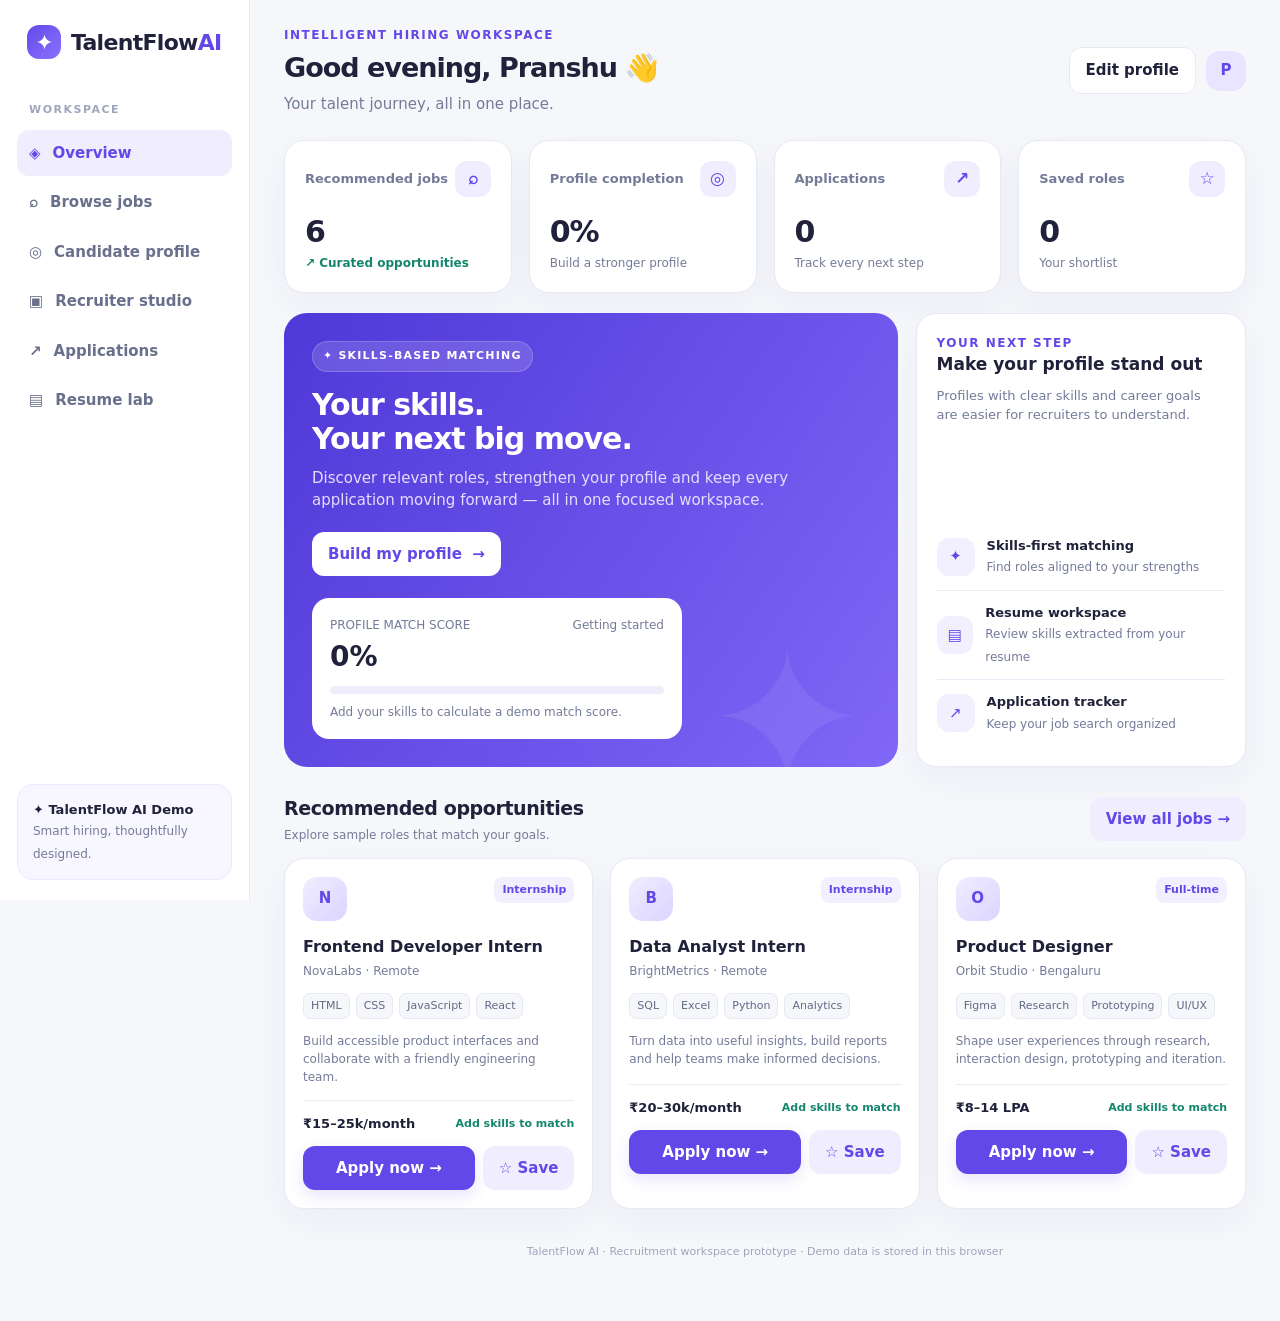
<file: index-3.html>
<!doctype html>
<html lang="en">
<head>
<meta charset="utf-8"><meta name="viewport" content="width=device-width,initial-scale=1">
<title>TalentFlow AI — Intelligent Hiring Workspace</title>
<meta name="description" content="TalentFlow AI recruitment workspace demo: candidate matching, resume analysis, applicant pipeline and job management.">
<style>
:root{--bg:#f6f7fb;--card:#fff;--ink:#20213a;--muted:#747b99;--line:#e7e9f4;--purple:#6248e8;--purple2:#8c72ff;--soft:#f0edff;--green:#13866d;--shadow:0 12px 35px #25235b0b}
*{box-sizing:border-box}body{margin:0;background:var(--bg);font:15px/1.5 Inter,ui-sans-serif,system-ui,-apple-system,Segoe UI,Roboto,Arial;color:var(--ink)}button,input,select,textarea{font:inherit}button{cursor:pointer;border:0}.app{max-width:1440px;margin:auto;min-height:100vh;display:grid;grid-template-columns:250px 1fr}.side{background:#fff;border-right:1px solid var(--line);padding:25px 17px;position:sticky;top:0;height:100vh}.brand{display:flex;align-items:center;gap:10px;font-weight:850;font-size:22px;letter-spacing:-.7px;padding:0 10px 28px}.logo{display:grid;place-items:center;background:linear-gradient(135deg,var(--purple),var(--purple2));color:white;width:34px;height:34px;border-radius:12px}.label{font-size:11px;font-weight:800;color:#a0a5bc;letter-spacing:1.5px;padding:15px 12px 8px}.nav{width:100%;display:flex;align-items:center;gap:12px;padding:12px;border-radius:12px;color:#69708b;background:transparent;text-align:left;margin:3px 0;font-weight:650}.nav.active,.nav:hover{background:var(--soft);color:var(--purple)}.sidefoot{position:absolute;bottom:20px;left:17px;right:17px;background:#f8f7ff;border:1px solid #ece8ff;border-radius:16px;padding:15px}.sidefoot strong{display:block;font-size:13px}.sidefoot span{font-size:12px;color:var(--muted)}main{min-width:0;padding:26px 34px 60px}.top{display:flex;align-items:center;justify-content:space-between;gap:16px;margin-bottom:25px}.eyebrow{color:var(--purple);font-size:12px;font-weight:800;letter-spacing:1.5px;text-transform:uppercase}.top h1{font-size:27px;letter-spacing:-1px;margin:4px 0}.muted{color:var(--muted)}.topright{display:flex;gap:10px;align-items:center}.avatar{width:40px;height:40px;border-radius:14px;background:#e9e4ff;color:var(--purple);display:grid;place-items:center;font-weight:850}.btn{padding:11px 16px;border-radius:12px;background:var(--purple);color:#fff;font-weight:750;box-shadow:0 6px 15px #6248e825}.btn:hover{filter:brightness(1.05);transform:translateY(-1px)}.btn.secondary{background:#fff;color:var(--ink);border:1px solid var(--line);box-shadow:none}.btn.soft{background:var(--soft);color:var(--purple);box-shadow:none}.grid{display:grid;gap:17px}.stats{grid-template-columns:repeat(4,minmax(0,1fr));margin-bottom:20px}.card{background:var(--card);border:1px solid var(--line);border-radius:20px;padding:20px;box-shadow:var(--shadow);min-width:0}.stat-top{display:flex;align-items:center;justify-content:space-between;color:var(--muted);font-size:13px;font-weight:650}.stat-icon{width:36px;height:36px;border-radius:12px;display:grid;place-items:center;background:var(--soft);color:var(--purple);font-size:17px}.stat-number{font-size:30px;font-weight:850;letter-spacing:-1px;margin-top:12px}.trend{font-size:12px;color:var(--green);font-weight:750}.hero{display:grid;grid-template-columns:1.3fr .7fr;gap:18px;margin-bottom:20px}.hero-main{background:linear-gradient(125deg,#4f38d7,#8067f8);color:white;border-radius:23px;padding:28px;position:relative;overflow:hidden}.hero-main:after{content:"✦";position:absolute;font-size:190px;right:5%;bottom:-95px;color:#ffffff13}.pill{display:inline-flex;padding:6px 10px;border-radius:100px;background:#ffffff25;border:1px solid #ffffff30;font-size:11px;font-weight:850;letter-spacing:1.2px}.hero h2{font-size:30px;line-height:1.15;letter-spacing:-1px;max-width:540px;margin:16px 0 10px}.hero p{color:#e4deff;max-width:560px;margin:0 0 20px}.hero .btn{background:#fff;color:var(--purple);box-shadow:none}.matchbox{background:#fff;color:var(--ink);border-radius:17px;padding:18px;margin-top:22px;max-width:370px}.matchrow{display:flex;justify-content:space-between;color:var(--muted);font-size:12px}.matchbig{font-size:28px;font-weight:850;margin:2px 0 8px}.progress{height:8px;background:#eeeefa;border-radius:9px;overflow:hidden}.progress i{display:block;height:100%;width:72%;background:linear-gradient(90deg,#9b8aff,var(--purple));border-radius:9px}.insight{display:flex;flex-direction:column;justify-content:space-between}.insight h3{margin:0 0 8px;font-size:17px}.insight p{font-size:13px;color:var(--muted)}.insight .mini{display:flex;align-items:center;gap:12px;padding:12px 0;border-bottom:1px solid var(--line)}.mini:last-child{border:0}.miniicon{width:38px;height:38px;display:grid;place-items:center;border-radius:12px;background:#f2efff;color:var(--purple)}.mini strong{display:block;font-size:13px}.mini span{font-size:12px;color:var(--muted)}.sectionhead{display:flex;align-items:center;justify-content:space-between;gap:12px;margin:27px 0 14px}.sectionhead h2{margin:0;font-size:19px;letter-spacing:-.4px}.sectionhead p{margin:3px 0 0;font-size:12px;color:var(--muted)}.jobgrid{grid-template-columns:repeat(3,minmax(0,1fr))}.job{padding:18px}.jobtop{display:flex;justify-content:space-between;align-items:start;gap:10px}.companyicon{width:44px;height:44px;border-radius:14px;background:linear-gradient(135deg,#f0edff,#dcd4ff);display:grid;place-items:center;font-weight:850;color:var(--purple)}.tag{font-size:11px;background:#f2efff;color:var(--purple);padding:5px 8px;border-radius:8px;font-weight:750}.job h3{font-size:16px;margin:14px 0 3px}.company{font-size:12px;color:var(--muted)}.skills{display:flex;flex-wrap:wrap;gap:6px;margin:13px 0}.skill{font-size:11px;background:#f6f7fb;border:1px solid var(--line);padding:4px 7px;border-radius:7px;color:#626985}.jobdesc{font-size:12px;color:var(--muted);min-height:38px}.jobfoot{display:flex;align-items:center;justify-content:space-between;gap:10px;margin-top:14px;padding-top:13px;border-top:1px solid var(--line)}.salary{font-size:13px;font-weight:800}.matchtag{font-size:11px;color:var(--green);font-weight:800}.tools{display:flex;gap:9px;flex-wrap:wrap;margin-bottom:15px}.field{border:1px solid var(--line);border-radius:11px;padding:11px 12px;background:#fff;color:var(--ink);min-width:0}.search{flex:1;min-width:180px}.view{display:none}.view.active{display:block}.two{grid-template-columns:1fr 1fr}.formgrid{display:grid;grid-template-columns:1fr 1fr;gap:13px}.formgroup{display:flex;flex-direction:column;gap:6px}.formgroup label{font-size:12px;font-weight:750;color:#5d6481}.formgroup input,.formgroup textarea,.formgroup select{width:100%}.formgroup.full{grid-column:1/-1}textarea{resize:vertical;min-height:95px}.notice{border:1px solid #e7e2ff;background:#faf9ff;padding:14px;border-radius:13px;color:#6c628f;font-size:12px;margin-top:12px}.tablewrap{overflow:auto}.table{width:100%;border-collapse:collapse;min-width:550px}.table th,.table td{text-align:left;padding:13px 10px;border-bottom:1px solid var(--line);font-size:12px}.table th{color:var(--muted);font-weight:750}.status{display:inline-block;padding:5px 8px;background:#f2efff;color:var(--purple);border-radius:8px;font-weight:750;font-size:11px}.empty{text-align:center;padding:35px 12px;color:var(--muted)}.empty b{display:block;color:var(--ink);margin-bottom:5px}.toast{position:fixed;bottom:20px;left:50%;transform:translateX(-50%);background:#24213f;color:#fff;padding:12px 18px;border-radius:12px;box-shadow:var(--shadow);z-index:5;display:none;max-width:90vw}.footer{text-align:center;color:#a0a5bc;font-size:11px;padding-top:35px}.mobilemenu{display:none}
@media(max-width:1050px){.app{grid-template-columns:205px 1fr}.side{padding:20px 12px}.sidefoot{left:12px;right:12px}main{padding:22px}.stats{grid-template-columns:repeat(2,1fr)}.jobgrid{grid-template-columns:repeat(2,1fr)}}
@media(max-width:700px){.app{display:block}.side{position:sticky;z-index:4;top:0;height:auto;padding:10px 12px;border-right:0;border-bottom:1px solid var(--line)}.brand{padding:0 4px 9px;font-size:19px}.side nav{display:flex;overflow:auto;gap:5px}.label,.sidefoot{display:none}.nav{white-space:nowrap;width:auto;margin:0;padding:9px 11px;font-size:12px}.nav span:first-child{display:none}main{padding:18px 14px 35px}.top{align-items:flex-start}.top h1{font-size:22px}.topright .btn{display:none}.hero{grid-template-columns:1fr}.hero-main{padding:22px}.hero h2{font-size:27px}.stats{gap:10px}.card{padding:15px;border-radius:16px}.stat-number{font-size:25px}.jobgrid,.two{grid-template-columns:1fr}.jobdesc{min-height:0}.formgrid{grid-template-columns:1fr}.formgroup.full{grid-column:auto}.sectionhead{margin-top:23px}.avatar{width:35px;height:35px}}
</style>
</head>
<body>
<div class="app">
<aside class="side">
 <div class="brand"><span class="logo">✦</span><span>TalentFlow<span style="color:var(--purple)">AI</span></span></div>
 <div class="label">WORKSPACE</div>
 <nav id="nav">
 <button class="nav active" data-view="overview"><span>◈</span> Overview</button>
 <button class="nav" data-view="jobs"><span>⌕</span> Browse jobs</button>
 <button class="nav" data-view="profile"><span>◎</span> Candidate profile</button>
 <button class="nav" data-view="recruiter"><span>▣</span> Recruiter studio</button>
 <button class="nav" data-view="applications"><span>↗</span> Applications</button>
 <button class="nav" data-view="resume"><span>▤</span> Resume lab</button>
 </nav>
 <div class="sidefoot"><strong>✦ TalentFlow AI Demo</strong><span>Smart hiring, thoughtfully designed.</span></div>
</aside>
<main>
<header class="top"><div><div class="eyebrow">INTELLIGENT HIRING WORKSPACE</div><h1 id="pageTitle">Good evening, Pranshu 👋</h1><div class="muted" id="pageSub">Your talent journey, all in one place.</div></div><div class="topright"><button class="btn secondary" onclick="navigate('profile')">Edit profile</button><div class="avatar">P</div></div></header>
<section class="view active" id="view-overview">
 <div class="grid stats">
  <div class="card"><div class="stat-top">Recommended jobs <span class="stat-icon">⌕</span></div><div class="stat-number" id="statJobs">6</div><div class="trend">↗ Curated opportunities</div></div>
  <div class="card"><div class="stat-top">Profile completion <span class="stat-icon">◎</span></div><div class="stat-number" id="statProfile">20%</div><div class="muted" style="font-size:12px">Build a stronger profile</div></div>
  <div class="card"><div class="stat-top">Applications <span class="stat-icon">↗</span></div><div class="stat-number" id="statApps">0</div><div class="muted" style="font-size:12px">Track every next step</div></div>
  <div class="card"><div class="stat-top">Saved roles <span class="stat-icon">☆</span></div><div class="stat-number" id="statSaved">0</div><div class="muted" style="font-size:12px">Your shortlist</div></div>
 </div>
 <div class="hero">
  <div class="hero-main"><span class="pill">✦ SKILLS-BASED MATCHING</span><h2>Your skills.<br>Your next big move.</h2><p>Discover relevant roles, strengthen your profile and keep every application moving forward — all in one focused workspace.</p><button class="btn" onclick="navigate('profile')">Build my profile&nbsp; →</button>
   <div class="matchbox"><div class="matchrow"><span>PROFILE MATCH SCORE</span><span id="matchLabel">Getting started</span></div><div class="matchbig" id="matchScore">20%</div><div class="progress"><i id="matchBar" style="width:20%"></i></div><div class="muted" style="font-size:12px;margin-top:9px" id="matchHint">Add skills to improve your recommendations.</div></div>
  </div>
  <div class="card insight"><div><div class="eyebrow">YOUR NEXT STEP</div><h3>Make your profile stand out</h3><p>Profiles with clear skills and career goals are easier for recruiters to understand.</p></div>
   <div><div class="mini"><div class="miniicon">✦</div><div><strong>Skills-first matching</strong><span>Find roles aligned to your strengths</span></div></div><div class="mini"><div class="miniicon">▤</div><div><strong>Resume workspace</strong><span>Review skills extracted from your resume</span></div></div><div class="mini"><div class="miniicon">↗</div><div><strong>Application tracker</strong><span>Keep your job search organized</span></div></div></div>
  </div>
 </div>
 <div class="sectionhead"><div><h2>Recommended opportunities</h2><p>Explore sample roles that match your goals.</p></div><button class="btn soft" onclick="navigate('jobs')">View all jobs →</button></div>
 <div class="grid jobgrid" id="recommendedJobs"></div>
</section>
<section class="view" id="view-jobs">
 <div class="sectionhead"><div><h2>Browse opportunities</h2><p>Search the demo job board and save roles for later.</p></div></div>
 <div class="tools"><input class="field search" id="jobSearch" placeholder="Search title, company or skill…"><select class="field" id="jobType"><option value="">All types</option><option>Full-time</option><option>Internship</option><option>Remote</option></select><button class="btn secondary" onclick="resetFilters()">Reset</button></div>
 <div class="grid jobgrid" id="allJobs"></div>
</section>
<section class="view" id="view-profile">
 <div class="sectionhead"><div><h2>Candidate profile</h2><p>Share your goals and skills to improve role recommendations.</p></div><span class="status" id="profileBadge">Draft profile</span></div>
 <div class="card"><form id="profileForm" class="formgrid">
 <div class="formgroup"><label for="fullName">Full name</label><input class="field" id="fullName" placeholder="e.g. Pranshu Sharma"></div>
 <div class="formgroup"><label for="email">Email address</label><input class="field" id="email" type="email" placeholder="you@example.com"></div>
 <div class="formgroup"><label for="role">Target role</label><input class="field" id="role" placeholder="e.g. Data Analyst"></div>
 <div class="formgroup"><label for="location">Preferred location</label><input class="field" id="location" placeholder="e.g. Remote, Delhi"></div>
 <div class="formgroup full"><label for="skills">Skills (comma-separated)</label><input class="field" id="skills" placeholder="Python, SQL, Excel, Communication"></div>
 <div class="formgroup"><label for="experience">Experience level</label><select class="field" id="experience"><option>Entry level</option><option>Student / Fresher</option><option>1–3 years</option><option>3–5 years</option><option>5+ years</option></select></div>
 <div class="formgroup"><label for="education">Education</label><input class="field" id="education" placeholder="e.g. B.Tech Computer Science"></div>
 <div class="formgroup full"><label for="bio">Professional summary</label><textarea class="field" id="bio" placeholder="What are you good at, and what kind of role are you looking for?"></textarea></div>
 <div class="formgroup full"><button class="btn" type="submit">Save candidate profile</button></div>
 </form><div class="notice">Demo privacy note: this version stores profile data only in this browser using local storage. It does not send your details to a server.</div></div>
</section>
<section class="view" id="view-recruiter">
 <div class="sectionhead"><div><h2>Recruiter studio</h2><p>Create demo vacancies and review applications submitted in this browser.</p></div></div>
 <div class="grid two">
 <div class="card"><h3 style="margin-top:0">Create a job listing</h3><form id="jobForm" class="formgrid">
 <div class="formgroup full"><label>Job title</label><input class="field" id="newTitle" required placeholder="e.g. Product Design Intern"></div>
 <div class="formgroup"><label>Company</label><input class="field" id="newCompany" required placeholder="Company name"></div>
 <div class="formgroup"><label>Location</label><input class="field" id="newLocation" required placeholder="Remote / city"></div>
 <div class="formgroup"><label>Job type</label><select class="field" id="newType"><option>Full-time</option><option>Internship</option><option>Remote</option></select></div>
 <div class="formgroup"><label>Salary / stipend</label><input class="field" id="newSalary" placeholder="₹6–10 LPA"></div>
 <div class="formgroup full"><label>Required skills (comma-separated)</label><input class="field" id="newSkills" placeholder="Design, Figma, Research"></div>
 <div class="formgroup full"><label>Description</label><textarea class="field" id="newDesc" placeholder="What will this person do?"></textarea></div>
 <div class="formgroup full"><button class="btn" type="submit">＋ Publish demo job</button></div>
 </form></div>
 <div class="card"><h3 style="margin-top:0">Recruiter snapshot</h3><div class="mini"><div class="miniicon">▣</div><div><strong id="recruiterJobsCount">6 active demo roles</strong><span>Job listings in this workspace</span></div></div><div class="mini"><div class="miniicon">♙</div><div><strong id="recruiterAppsCount">0 applications</strong><span>Applications received in this browser</span></div></div><div class="mini"><div class="miniicon">✓</div><div><strong>Candidate-first workflow</strong><span>Shortlist and update application stages</span></div></div><div class="notice">This is a demonstration workspace, not a shared multi-user recruiter account. A secure backend is needed for real hiring teams.</div></div>
 </div>
 <div class="sectionhead"><div><h2>Job listings</h2><p>Manage your demo vacancies.</p></div></div><div class="card tablewrap"><table class="table"><thead><tr><th>ROLE</th><th>COMPANY</th><th>TYPE</th><th>ACTION</th></tr></thead><tbody id="recruiterTable"></tbody></table></div>
 <div class="sectionhead"><div><h2>Candidate applications</h2><p>Update the stage of applications.</p></div></div><div class="card tablewrap"><table class="table"><thead><tr><th>CANDIDATE</th><th>ROLE</th><th>APPLIED</th><th>STAGE</th></tr></thead><tbody id="recruiterApps"></tbody></table></div>
</section>
<section class="view" id="view-applications">
 <div class="sectionhead"><div><h2>Application tracker</h2><p>All roles you have applied to, in one place.</p></div><button class="btn secondary" onclick="navigate('jobs')">Find more jobs</button></div>
 <div class="card tablewrap"><table class="table"><thead><tr><th>ROLE</th><th>COMPANY</th><th>DATE</th><th>STATUS</th><th>ACTION</th></tr></thead><tbody id="applicationTable"></tbody></table><div id="applicationEmpty" class="empty"><b>No applications yet</b>Apply to a job to start tracking your progress.</div></div>
</section>
<section class="view" id="view-resume">
 <div class="sectionhead"><div><h2>Resume lab</h2><p>Upload a resume for a local demo review and extract text from supported files.</p></div></div>
 <div class="grid two">
 <div class="card"><h3 style="margin-top:0">Upload resume</h3><p class="muted" style="font-size:13px">Choose a text-based .txt file for automatic local analysis, or PDF/DOCX to keep it attached for your own review. PDF/DOCX parsing requires a backend or document parsing library.</p><div class="formgroup"><label for="resumeFile">Resume file</label><input class="field" type="file" id="resumeFile" accept=".pdf,.doc,.docx,.txt"></div><div style="margin-top:14px"><button class="btn" onclick="analyzeResume()">Analyze resume</button></div><div class="notice" id="resumeStatus">Your file stays in your browser for this demo. Do not upload sensitive personal information to a public demo site.</div></div>
 <div class="card"><h3 style="margin-top:0">Resume insights</h3><div id="resumeInsights" class="empty"><b>Ready when you are</b>Upload a text-based resume to see a basic keyword review.</div></div>
 </div>
 <div class="notice"><b>Honest demo limitation:</b> This starter uses keyword matching, not a trained AI model. For real AI resume analysis, use a server-side API with consent, access controls and secure file handling.</div>
</section>
<div class="footer">TalentFlow AI · Recruitment workspace prototype · Demo data is stored in this browser</div>
</main>
</div><div class="toast" id="toast"></div>
<script>
const seedJobs=[
{id:'j1',title:'Frontend Developer Intern',company:'NovaLabs',location:'Remote',type:'Internship',salary:'₹15–25k/month',skills:['HTML','CSS','JavaScript','React'],desc:'Build accessible product interfaces and collaborate with a friendly engineering team.'},
{id:'j2',title:'Data Analyst Intern',company:'BrightMetrics',location:'Remote',type:'Internship',salary:'₹20–30k/month',skills:['SQL','Excel','Python','Analytics'],desc:'Turn data into useful insights, build reports and help teams make informed decisions.'},
{id:'j3',title:'Product Designer',company:'Orbit Studio',location:'Bengaluru',type:'Full-time',salary:'₹8–14 LPA',skills:['Figma','Research','Prototyping','UI/UX'],desc:'Shape user experiences through research, interaction design, prototyping and iteration.'},
{id:'j4',title:'Junior Software Engineer',company:'Cloudnest',location:'Noida',type:'Full-time',salary:'₹6–10 LPA',skills:['JavaScript','Git','APIs','Problem solving'],desc:'Ship reliable features, write clean code and learn alongside experienced engineers.'},
{id:'j5',title:'Digital Marketing Intern',company:'MintHouse',location:'Remote',type:'Remote',salary:'₹10–18k/month',skills:['SEO','Content','Analytics','Social media'],desc:'Support campaigns, study performance and help grow a thoughtful digital brand.'},
{id:'j6',title:'Python Developer',company:'StackSpring',location:'Hyderabad',type:'Full-time',salary:'₹7–12 LPA',skills:['Python','SQL','APIs','Git'],desc:'Create useful backend services and automate workflows with a collaborative team.'}
];
const defaults={profile:{name:'',email:'',role:'',location:'',skills:'',experience:'Student / Fresher',education:'',bio:''},jobs:seedJobs,apps:[],saved:[],resumeText:''};
let state=loadState();
function loadState(){try{return {...defaults,...JSON.parse(localStorage.getItem('tfai_demo')||'{}')}}catch(e){return {...defaults}}}
function persist(){localStorage.setItem('tfai_demo',JSON.stringify(state));renderStats()}
function esc(s=''){return String(s).replace(/[&<>"']/g,c=>({'&':'&amp;','<':'&lt;','>':'&gt;','"':'&quot;',"'":'&#39;'}[c]))}
function toast(s){let t=document.getElementById('toast');t.textContent=s;t.style.display='block';clearTimeout(window.toastTimer);window.toastTimer=setTimeout(()=>t.style.display='none',2500)}
const titles={overview:['Good evening','Your talent journey, all in one place.'],jobs:['Explore opportunities','Find roles that fit your strengths.'],profile:['Your candidate profile','A little detail goes a long way.'],recruiter:['Recruiter studio','Create roles and organize your hiring pipeline.'],applications:['Your applications','Keep track of every next step.'],resume:['Resume lab','Turn your experience into a clearer story.']};
function navigate(v){document.querySelectorAll('.view').forEach(x=>x.classList.remove('active'));document.getElementById('view-'+v).classList.add('active');document.querySelectorAll('.nav').forEach(x=>x.classList.toggle('active',x.dataset.view===v));document.getElementById('pageTitle').textContent=(titles[v]?.[0]||'TalentFlow AI')+(v==='overview'?', Pranshu 👋':'');document.getElementById('pageSub').textContent=titles[v]?.[1]||'';if(v==='profile')fillProfile();renderAll();window.scrollTo({top:0,behavior:'smooth'})}
document.getElementById('nav').addEventListener('click',e=>{let b=e.target.closest('[data-view]');if(b)navigate(b.dataset.view)});
function skillsOf(s){return String(s||'').split(',').map(x=>x.trim().toLowerCase()).filter(Boolean)}
function score(j){let u=skillsOf(state.profile.skills),r=j.skills.map(x=>x.toLowerCase());if(!u.length)return 0;return Math.round(u.filter(x=>r.some(y=>y.includes(x)||x.includes(y))).length/Math.max(r.length,1)*100)}
function jobCard(j){let sc=score(j),saved=state.saved.includes(j.id),applied=state.apps.some(a=>a.jobId===j.id);return `<article class="card job"><div class="jobtop"><div class="companyicon">${esc(j.company.slice(0,1).toUpperCase())}</div><span class="tag">${esc(j.type)}</span></div><h3>${esc(j.title)}</h3><div class="company">${esc(j.company)} · ${esc(j.location)}</div><div class="skills">${j.skills.map(s=>`<span class="skill">${esc(s)}</span>`).join('')}</div><div class="jobdesc">${esc(j.desc||'A great opportunity to grow your skills and make an impact.')}</div><div class="jobfoot"><span class="salary">${esc(j.salary||'Salary discussed')}</span><span class="matchtag">${sc?sc+'% match':'Add skills to match'}</span></div><div style="display:flex;gap:8px;margin-top:12px"><button class="btn" style="flex:1" onclick="applyJob('${j.id}')" ${applied?'disabled':''}>${applied?'Applied ✓':'Apply now →'}</button><button class="btn soft" onclick="toggleSave('${j.id}')">${saved?'★ Saved':'☆ Save'}</button></div></article>`}
function renderJobs(){let q=(document.getElementById('jobSearch')?.value||'').toLowerCase(),type=document.getElementById('jobType')?.value||'';let filtered=state.jobs.filter(j=>(!type||j.type===type)&&[j.title,j.company,j.location,...j.skills].join(' ').toLowerCase().includes(q));document.getElementById('allJobs').innerHTML=filtered.length?filtered.map(jobCard).join(''):'<div class="card empty"><b>No matching roles found</b>Try a different search or filter.</div>';let rec=[...state.jobs].sort((a,b)=>score(b)-score(a)).slice(0,3);document.getElementById('recommendedJobs').innerHTML=rec.map(jobCard).join('')}
function renderStats(){let skills=skillsOf(state.profile.skills),completion=[state.profile.name,state.profile.email,state.profile.role,state.profile.skills,state.profile.education,state.profile.bio].filter(Boolean).length;let pct=Math.round(completion/6*100);document.getElementById('statJobs').textContent=state.jobs.length;document.getElementById('statProfile').textContent=pct+'%';document.getElementById('statApps').textContent=state.apps.length;document.getElementById('statSaved').textContent=state.saved.length;document.getElementById('matchScore').textContent=(skills.length?Math.min(100,Math.round(skills.length*12+completion*4)):0)+'%';let ms=skills.length?Math.min(100,Math.round(skills.length*12+completion*4)):0;document.getElementById('matchBar').style.width=ms+'%';document.getElementById('matchLabel').textContent=skills.length?'Profile started':'Getting started';document.getElementById('matchHint').textContent=skills.length?'Keyword-based demo score; add relevant skills for better matches.':'Add your skills to calculate a demo match score.';document.getElementById('recruiterJobsCount').textContent=state.jobs.length+' job listings';document.getElementById('recruiterAppsCount').textContent=state.apps.length+' applications';document.getElementById('profileBadge').textContent=pct===100?'Profile complete':pct+'% complete'}
function renderTables(){let rt=document.getElementById('recruiterTable');rt.innerHTML=state.jobs.map(j=>`<tr><td><b>${esc(j.title)}</b></td><td>${esc(j.company)}</td><td>${esc(j.type)}</td><td><button class="btn soft" onclick="deleteJob('${j.id}')">Remove</button></td></tr>`).join('')||'<tr><td colspan="4">No listings yet.</td></tr>';let rows=state.apps.map(a=>{let j=state.jobs.find(x=>x.id===a.jobId)||a;return `<tr><td>${esc(state.profile.name||'Demo candidate')}</td><td>${esc(j.title)}</td><td>${esc(a.date)}</td><td><select class="field" onchange="setStage('${a.id}',this.value)">${['Applied','Under review','Interview','Offer','Not selected'].map(s=>`<option ${s===a.status?'selected':''}>${s}</option>`).join('')}</select></td></tr>`}).join('');document.getElementById('recruiterApps').innerHTML=rows||'<tr><td colspan="4" class="muted">No applications to review yet.</td></tr>';document.getElementById('applicationTable').innerHTML=state.apps.map(a=>{let j=state.jobs.find(x=>x.id===a.jobId)||a;return `<tr><td><b>${esc(j.title)}</b></td><td>${esc(j.company)}</td><td>${esc(a.date)}</td><td><span class="status">${esc(a.status)}</span></td><td><button class="btn soft" onclick="withdraw('${a.id}')">Withdraw</button></td></tr>`}).join('');document.getElementById('applicationEmpty').style.display=state.apps.length?'none':'block'}
function renderAll(){renderStats();renderJobs();renderTables()}
function applyJob(id){if(!state.profile.name){toast('Tip: add your name in Candidate Profile first.');}if(state.apps.some(a=>a.jobId===id)){toast('You already applied to this role.');return}let j=state.jobs.find(x=>x.id===id);if(!j)return;state.apps.unshift({id:'a'+Date.now(),jobId:id,title:j.title,company:j.company,date:new Date().toLocaleDateString(),status:'Applied'});persist();renderAll();toast('Application added to your demo tracker!')}
function toggleSave(id){state.saved=state.saved.includes(id)?state.saved.filter(x=>x!==id):[...state.saved,id];persist();renderAll();toast(state.saved.includes(id)?'Role saved!':'Removed from saved roles.')}
function withdraw(id){state.apps=state.apps.filter(a=>a.id!==id);persist();renderAll();toast('Demo application removed.')}
function setStage(id,s){let a=state.apps.find(x=>x.id===id);if(a){a.status=s;persist();renderAll();toast('Application stage updated.')}}
function deleteJob(id){state.jobs=state.jobs.filter(j=>j.id!==id);state.apps=state.apps.filter(a=>a.jobId!==id);state.saved=state.saved.filter(x=>x!==id);persist();renderAll();toast('Demo listing removed.')}
function resetFilters(){document.getElementById('jobSearch').value='';document.getElementById('jobType').value='';renderJobs()}
function fillProfile(){let p=state.profile;[['fullName','name'],['email','email'],['role','role'],['location','location'],['skills','skills'],['experience','experience'],['education','education'],['bio','bio']].forEach(([id,k])=>document.getElementById(id).value=p[k]||'')}
document.getElementById('profileForm').addEventListener('submit',e=>{e.preventDefault();state.profile={name:fullName.value.trim(),email:email.value.trim(),role:role.value.trim(),location:location.value.trim(),skills:skills.value.trim(),experience:experience.value,education:education.value.trim(),bio:bio.value.trim()};persist();renderAll();toast('Candidate profile saved in this browser.')});
document.getElementById('jobForm').addEventListener('submit',e=>{e.preventDefault();let j={id:'j'+Date.now(),title:newTitle.value.trim(),company:newCompany.value.trim(),location:newLocation.value.trim(),type:newType.value,salary:newSalary.value.trim()||'Salary discussed',skills:skillsOf(newSkills.value).map(s=>s.replace(/\b\w/g,c=>c.toUpperCase())),desc:newDesc.value.trim()};state.jobs.unshift(j);persist();e.target.reset();renderAll();toast('Demo job listing published!')});
document.getElementById('jobSearch').addEventListener('input',renderJobs);document.getElementById('jobType').addEventListener('change',renderJobs);
async function analyzeResume(){let f=document.getElementById('resumeFile').files[0];if(!f){toast('Choose a resume file first.');return}let status=document.getElementById('resumeStatus'),ins=document.getElementById('resumeInsights');status.textContent='Selected: '+f.name+' ('+Math.round(f.size/1024)+' KB). File is not uploaded to a server.';if(f.size>5*1024*1024){ins.innerHTML='<b>File too large for this demo</b>Please choose a file under 5 MB.';return}if(!f.name.toLowerCase().endsWith('.txt')){ins.innerHTML='<b>File selected successfully</b>For automatic extraction from PDF/DOCX, connect a secure document parser in the backend. This demo does not pretend to parse this file.';return}let text=await f.text();state.resumeText=text.slice(0,12000);let vocab=['Python','SQL','Excel','JavaScript','React','HTML','CSS','Figma','Communication','Leadership','Analytics','Project management','Git','APIs','Research','SEO'];let found=vocab.filter(w=>text.toLowerCase().includes(w.toLowerCase()));ins.innerHTML=`<b>${found.length} recognizable skill keywords</b><p class="muted">Basic keyword scan only — not AI or a quality judgement.</p><div class="skills">${found.map(x=>`<span class="skill">${esc(x)}</span>`).join('')||'<span class="muted">No known skill keywords found. You can still add skills manually in your profile.</span>'}</div><button class="btn soft" onclick="addResumeSkills()">Add detected skills to profile</button>`;persist()}
function addResumeSkills(){let txt=state.resumeText.toLowerCase(),vocab=['Python','SQL','Excel','JavaScript','React','HTML','CSS','Figma','Communication','Leadership','Analytics','Project management','Git','APIs','Research','SEO'];let found=vocab.filter(w=>txt.includes(w.toLowerCase()));state.profile.skills=[...new Set([...skillsOf(state.profile.skills),...found.map(x=>x.toLowerCase())])].join(', ');persist();toast('Detected keywords added to your profile.');navigate('profile')}
renderAll();fillProfile();
</script>
</body></html>
</file>
